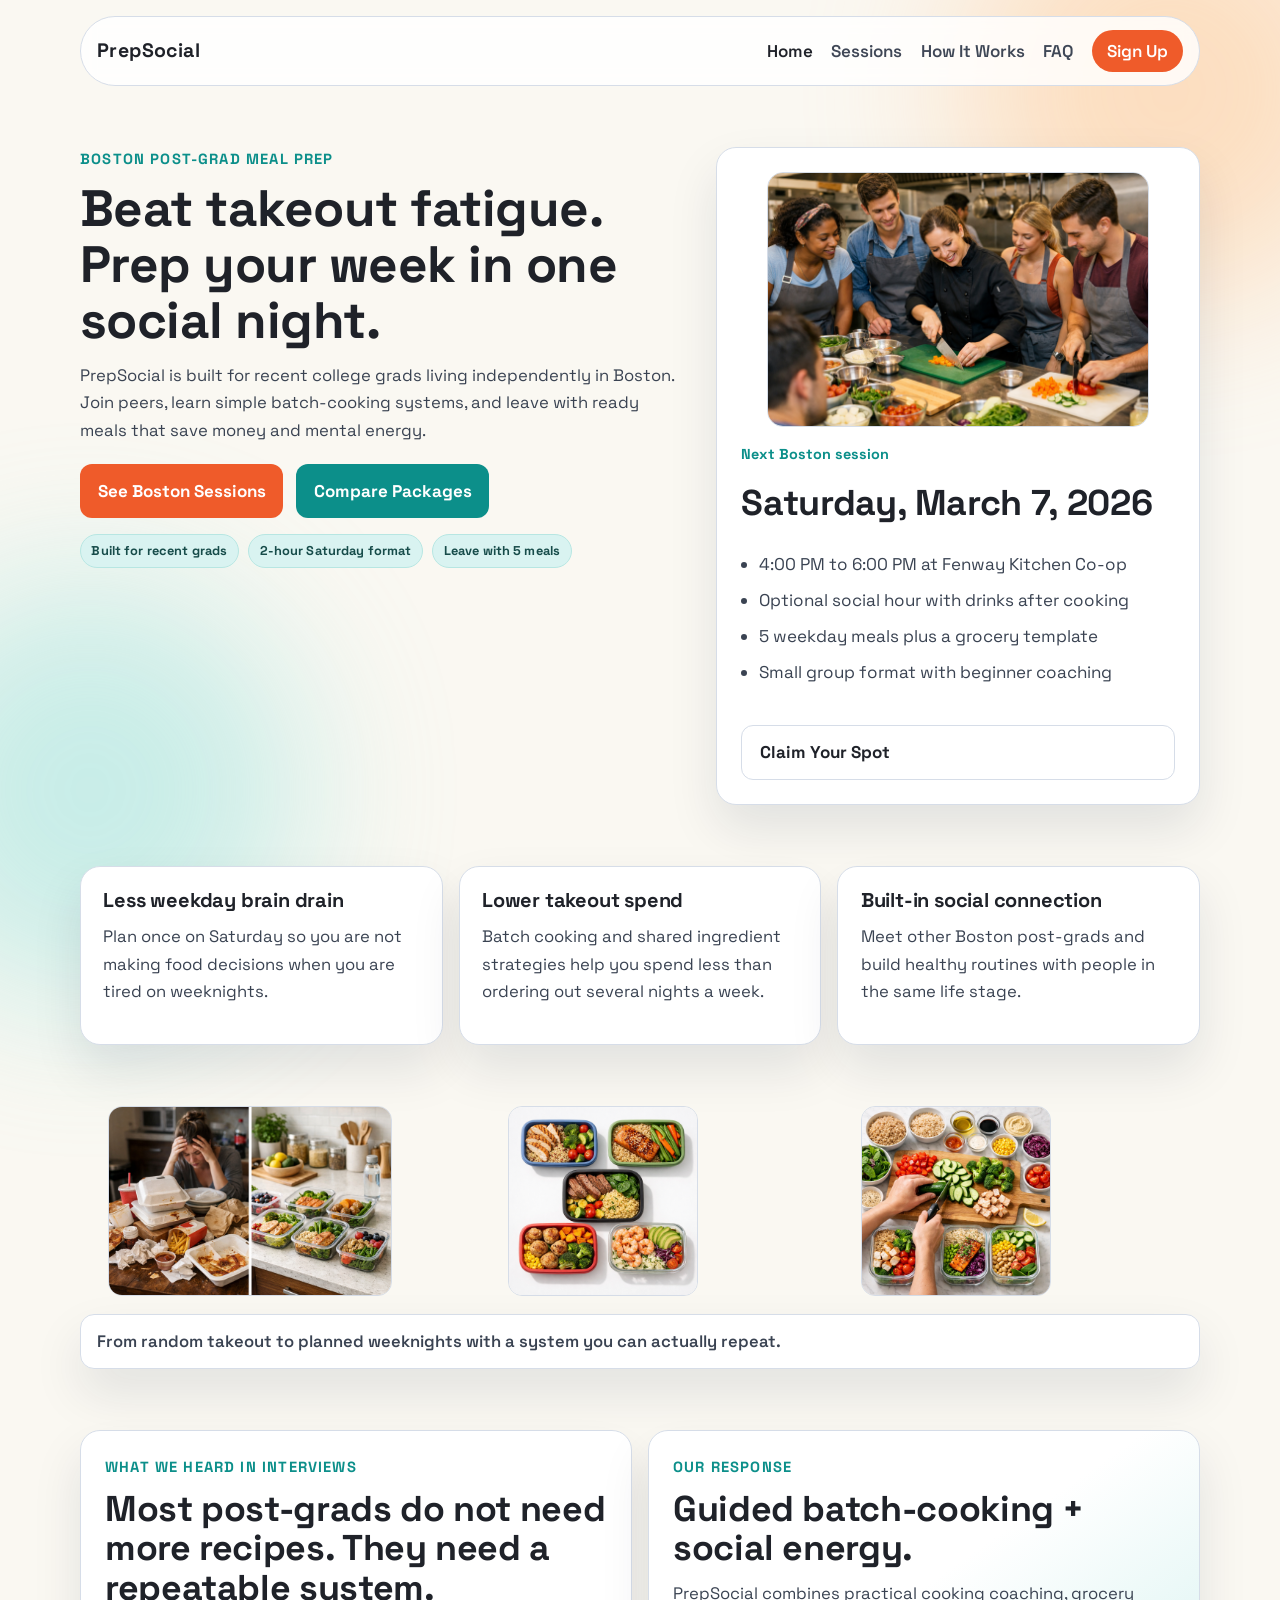
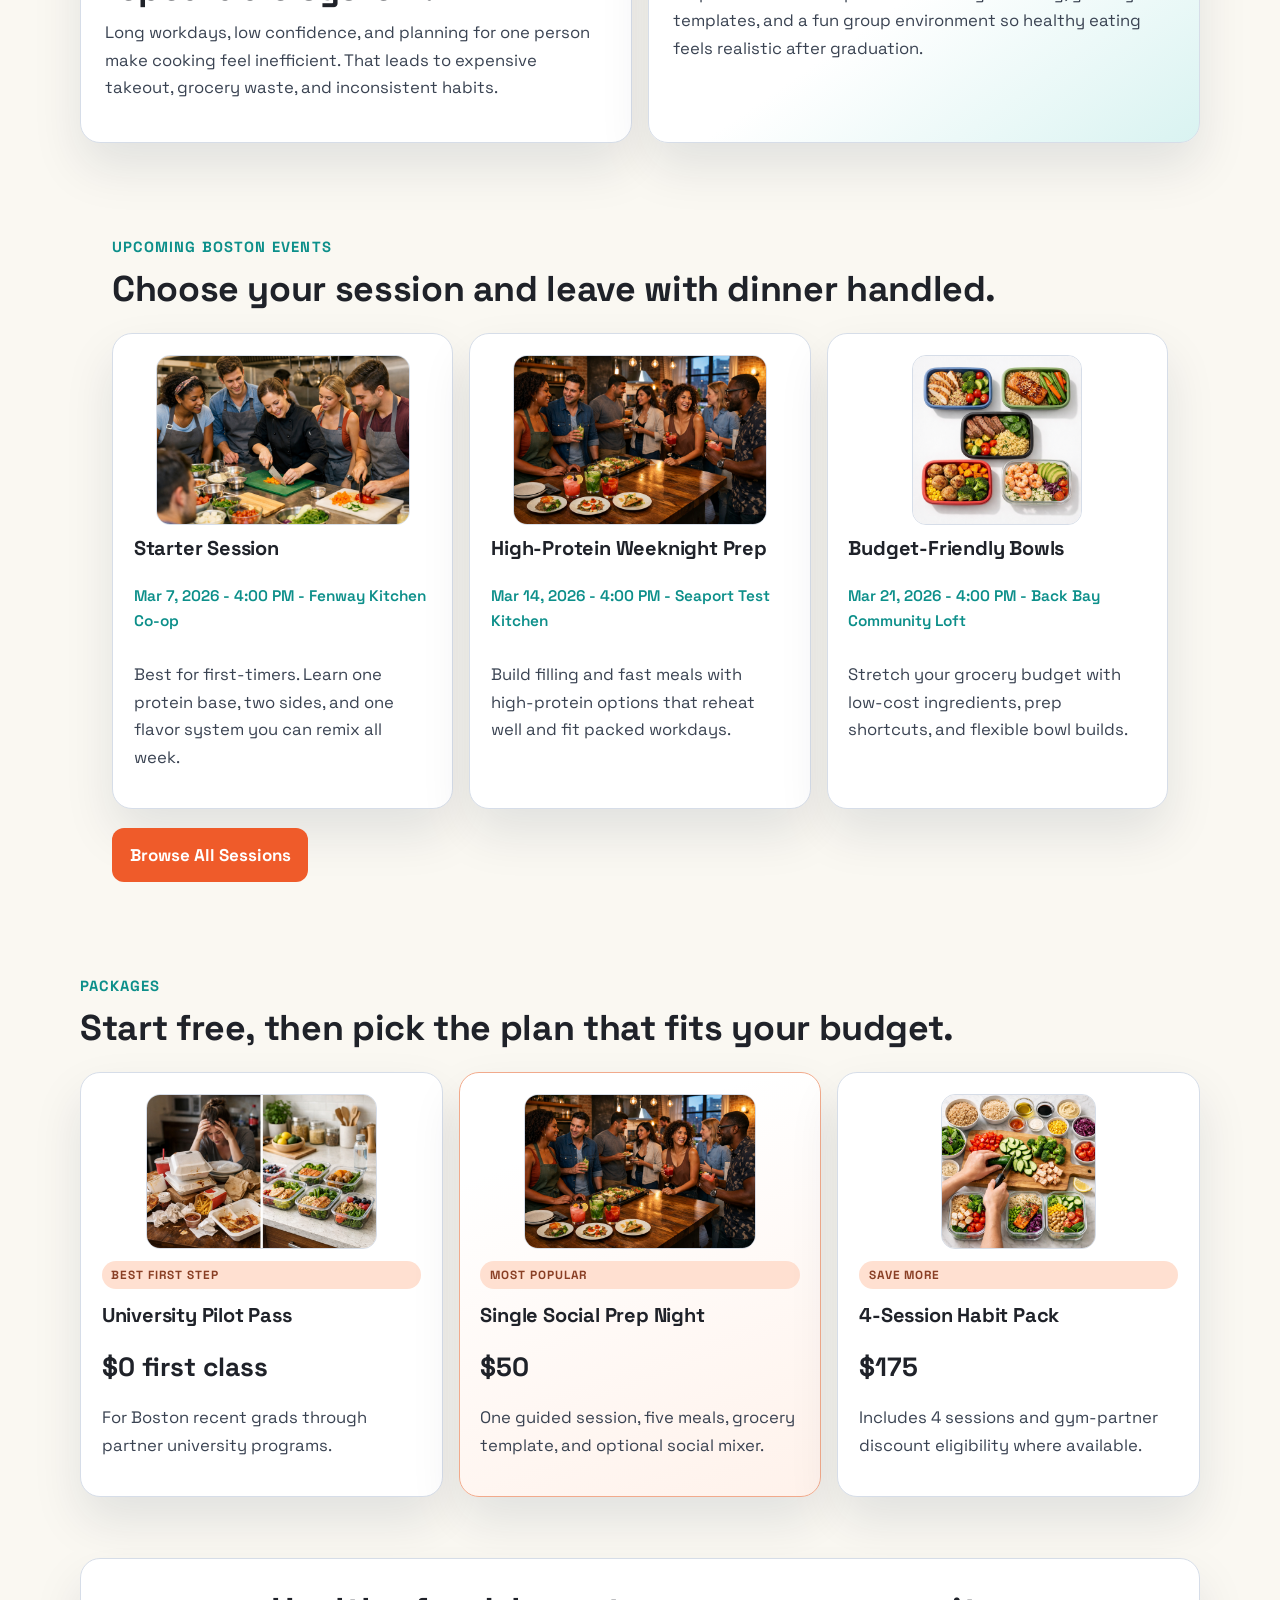
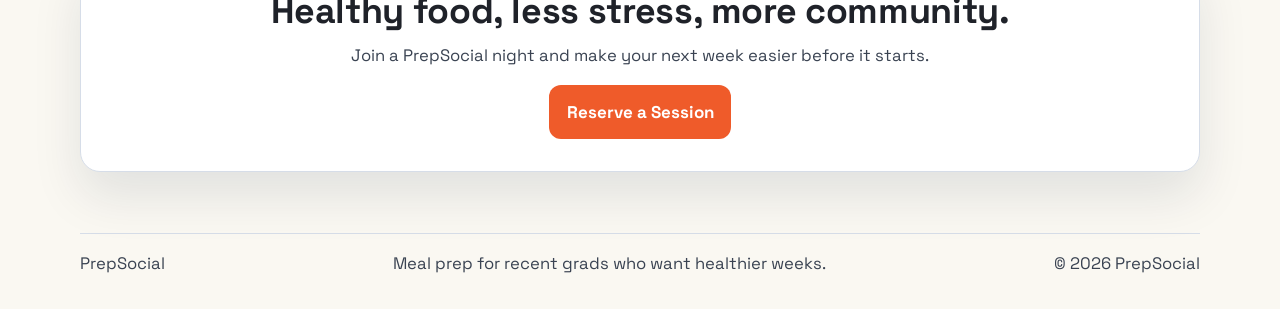
<file: index.html>
<!doctype html>
<html lang="en">
<head>
  <meta charset="utf-8">
  <meta name="viewport" content="width=device-width, initial-scale=1">
  <title>PrepSocial Boston | Social Meal Prep for Recent Grads</title>
  <meta name="description" content="PrepSocial Boston helps recent grads batch-cook in social weekly sessions so they can eat healthier, spend less, and reduce weeknight stress.">
  <link rel="preconnect" href="https://fonts.googleapis.com">
  <link rel="preconnect" href="https://fonts.gstatic.com" crossorigin>
  <link href="https://fonts.googleapis.com/css2?family=Space+Grotesk:wght@400;500;700&family=Syne:wght@500;700;800&display=swap" rel="stylesheet">
  <link rel="stylesheet" href="styles.css">
  <script defer src="script.js"></script>
</head>
<body data-page="home">
  <div class="bg-shape bg-shape-one" aria-hidden="true"></div>
  <div class="bg-shape bg-shape-two" aria-hidden="true"></div>

  <header class="site-header">
    <a class="logo" href="index.html">PrepSocial</a>
    <button class="menu-toggle" type="button" aria-label="Toggle navigation" aria-expanded="false" aria-controls="site-nav">
      Menu
    </button>
    <nav id="site-nav" class="site-nav" aria-label="Main navigation">
      <a data-page="home" href="index.html">Home</a>
      <a data-page="sessions" href="sessions.html">Sessions</a>
      <a data-page="about" href="about.html">How It Works</a>
      <a data-page="faq" href="faq.html">FAQ</a>
      <a class="nav-cta" href="sessions.html#join">Sign Up</a>
    </nav>
  </header>

  <main>
    <section class="section hero">
      <div class="hero-copy reveal">
        <p class="eyebrow">Boston post-grad meal prep</p>
        <h1>Beat takeout fatigue. Prep your week in one social night.</h1>
        <p>
          PrepSocial is built for recent college grads living independently in Boston. Join peers, learn simple batch-cooking systems, and leave with ready meals that save money and mental energy.
        </p>
        <div class="button-row">
          <a class="button" href="sessions.html">See Boston Sessions</a>
          <a class="button button-secondary" href="#packages">Compare Packages</a>
        </div>
        <div class="badge-row">
          <span class="badge">Built for recent grads</span>
          <span class="badge">2-hour Saturday format</span>
          <span class="badge">Leave with 5 meals</span>
        </div>
      </div>

      <aside class="hero-panel reveal">
        <figure class="hero-image">
          <img src="images/4.png" alt="Recent college graduates meal prepping together in a bright kitchen" width="1536" height="1024" loading="eager" decoding="async">
        </figure>
        <p class="panel-kicker">Next Boston session</p>
        <h2>Saturday, March 7, 2026</h2>
        <ul class="bullet-list">
          <li>4:00 PM to 6:00 PM at Fenway Kitchen Co-op</li>
          <li>Optional social hour with drinks after cooking</li>
          <li>5 weekday meals plus a grocery template</li>
          <li>Small group format with beginner coaching</li>
        </ul>
        <a class="button button-ghost" href="sessions.html#march-7">Claim Your Spot</a>
      </aside>
    </section>

    <section class="section value-grid">
      <article class="value-card reveal">
        <h3>Less weekday brain drain</h3>
        <p>Plan once on Saturday so you are not making food decisions when you are tired on weeknights.</p>
      </article>
      <article class="value-card reveal">
        <h3>Lower takeout spend</h3>
        <p>Batch cooking and shared ingredient strategies help you spend less than ordering out several nights a week.</p>
      </article>
      <article class="value-card reveal">
        <h3>Built-in social connection</h3>
        <p>Meet other Boston post-grads and build healthy routines with people in the same life stage.</p>
      </article>
    </section>

    <section class="section visual-story reveal">
      <div class="image-carousel" aria-label="PrepSocial highlights">
        <figure class="carousel-item">
          <img src="images/8.png" alt="Concept image showing stressful takeout habits compared with organized meal prep" width="1536" height="1024" loading="lazy" decoding="async">
        </figure>
        <figure class="carousel-item">
          <img src="images/3.png" alt="Top-down view of colorful meal prep containers ready for the week" width="1024" height="1024" loading="lazy" decoding="async">
        </figure>
        <figure class="carousel-item">
          <img src="images/7.png" alt="Close-up of meal prep ingredients being chopped and assembled" width="1024" height="1024" loading="lazy" decoding="async">
        </figure>
      </div>
      <p class="visual-note">From random takeout to planned weeknights with a system you can actually repeat.</p>
    </section>

    <section class="section split">
      <div class="split-card reveal">
        <p class="eyebrow">What we heard in interviews</p>
        <h2>Most post-grads do not need more recipes. They need a repeatable system.</h2>
        <p>
          Long workdays, low confidence, and planning for one person make cooking feel inefficient. That leads to expensive takeout, grocery waste, and inconsistent habits.
        </p>
      </div>
      <div class="split-card split-accent reveal">
        <p class="eyebrow">Our response</p>
        <h2>Guided batch-cooking + social energy.</h2>
        <p>
          PrepSocial combines practical cooking coaching, grocery templates, and a fun group environment so healthy eating feels realistic after graduation.
        </p>
      </div>
    </section>

    <section class="section session-preview reveal">
      <div class="section-heading">
        <p class="eyebrow">Upcoming Boston events</p>
        <h2>Choose your session and leave with dinner handled.</h2>
      </div>
      <div class="session-cards">
        <article class="session-card">
          <img class="session-card-image" src="images/4.png" alt="Hands-on social meal prep class in session" width="1536" height="1024" loading="lazy" decoding="async">
          <h3>Starter Session</h3>
          <p class="session-meta">Mar 7, 2026 - 4:00 PM - Fenway Kitchen Co-op</p>
          <p>Best for first-timers. Learn one protein base, two sides, and one flavor system you can remix all week.</p>
        </article>
        <article class="session-card">
          <img class="session-card-image" src="images/6.png" alt="Young professionals connecting after a social meal prep class" width="1536" height="1024" loading="lazy" decoding="async">
          <h3>High-Protein Weeknight Prep</h3>
          <p class="session-meta">Mar 14, 2026 - 4:00 PM - Seaport Test Kitchen</p>
          <p>Build filling and fast meals with high-protein options that reheat well and fit packed workdays.</p>
        </article>
        <article class="session-card">
          <img class="session-card-image" src="images/3.png" alt="Prepared meal containers arranged neatly on a table" width="1024" height="1024" loading="lazy" decoding="async">
          <h3>Budget-Friendly Bowls</h3>
          <p class="session-meta">Mar 21, 2026 - 4:00 PM - Back Bay Community Loft</p>
          <p>Stretch your grocery budget with low-cost ingredients, prep shortcuts, and flexible bowl builds.</p>
        </article>
      </div>
      <a class="button" href="sessions.html">Browse All Sessions</a>
    </section>

    <section class="section packages reveal" id="packages">
      <div class="section-heading">
        <p class="eyebrow">Packages</p>
        <h2>Start free, then pick the plan that fits your budget.</h2>
      </div>
      <div class="package-grid">
        <article class="package-card">
          <img class="package-image" src="images/8.png" alt="Side-by-side comparison of takeout habits and organized meal prep" width="1536" height="1024" loading="lazy" decoding="async">
          <p class="package-tag">Best first step</p>
          <h3>University Pilot Pass</h3>
          <p class="price">$0 first class</p>
          <p>For Boston recent grads through partner university programs.</p>
        </article>
        <article class="package-card package-card-featured">
          <img class="package-image" src="images/6.png" alt="Social meal prep event with drinks and conversation" width="1536" height="1024" loading="lazy" decoding="async">
          <p class="package-tag">Most popular</p>
          <h3>Single Social Prep Night</h3>
          <p class="price">$50</p>
          <p>One guided session, five meals, grocery template, and optional social mixer.</p>
        </article>
        <article class="package-card">
          <img class="package-image" src="images/7.png" alt="Batch cooking ingredients being prepared during a class" width="1024" height="1024" loading="lazy" decoding="async">
          <p class="package-tag">Save more</p>
          <h3>4-Session Habit Pack</h3>
          <p class="price">$175</p>
          <p>Includes 4 sessions and gym-partner discount eligibility where available.</p>
        </article>
      </div>
    </section>

    <section class="section cta reveal">
      <h2>Healthy food, less stress, more community.</h2>
      <p>Join a PrepSocial night and make your next week easier before it starts.</p>
      <a class="button" href="sessions.html#join">Reserve a Session</a>
    </section>
  </main>

  <footer class="site-footer">
    <p>PrepSocial</p>
    <p>Meal prep for recent grads who want healthier weeks.</p>
    <p>&copy; <span id="year"></span> PrepSocial</p>
  </footer>
</body>
</html>
</file>
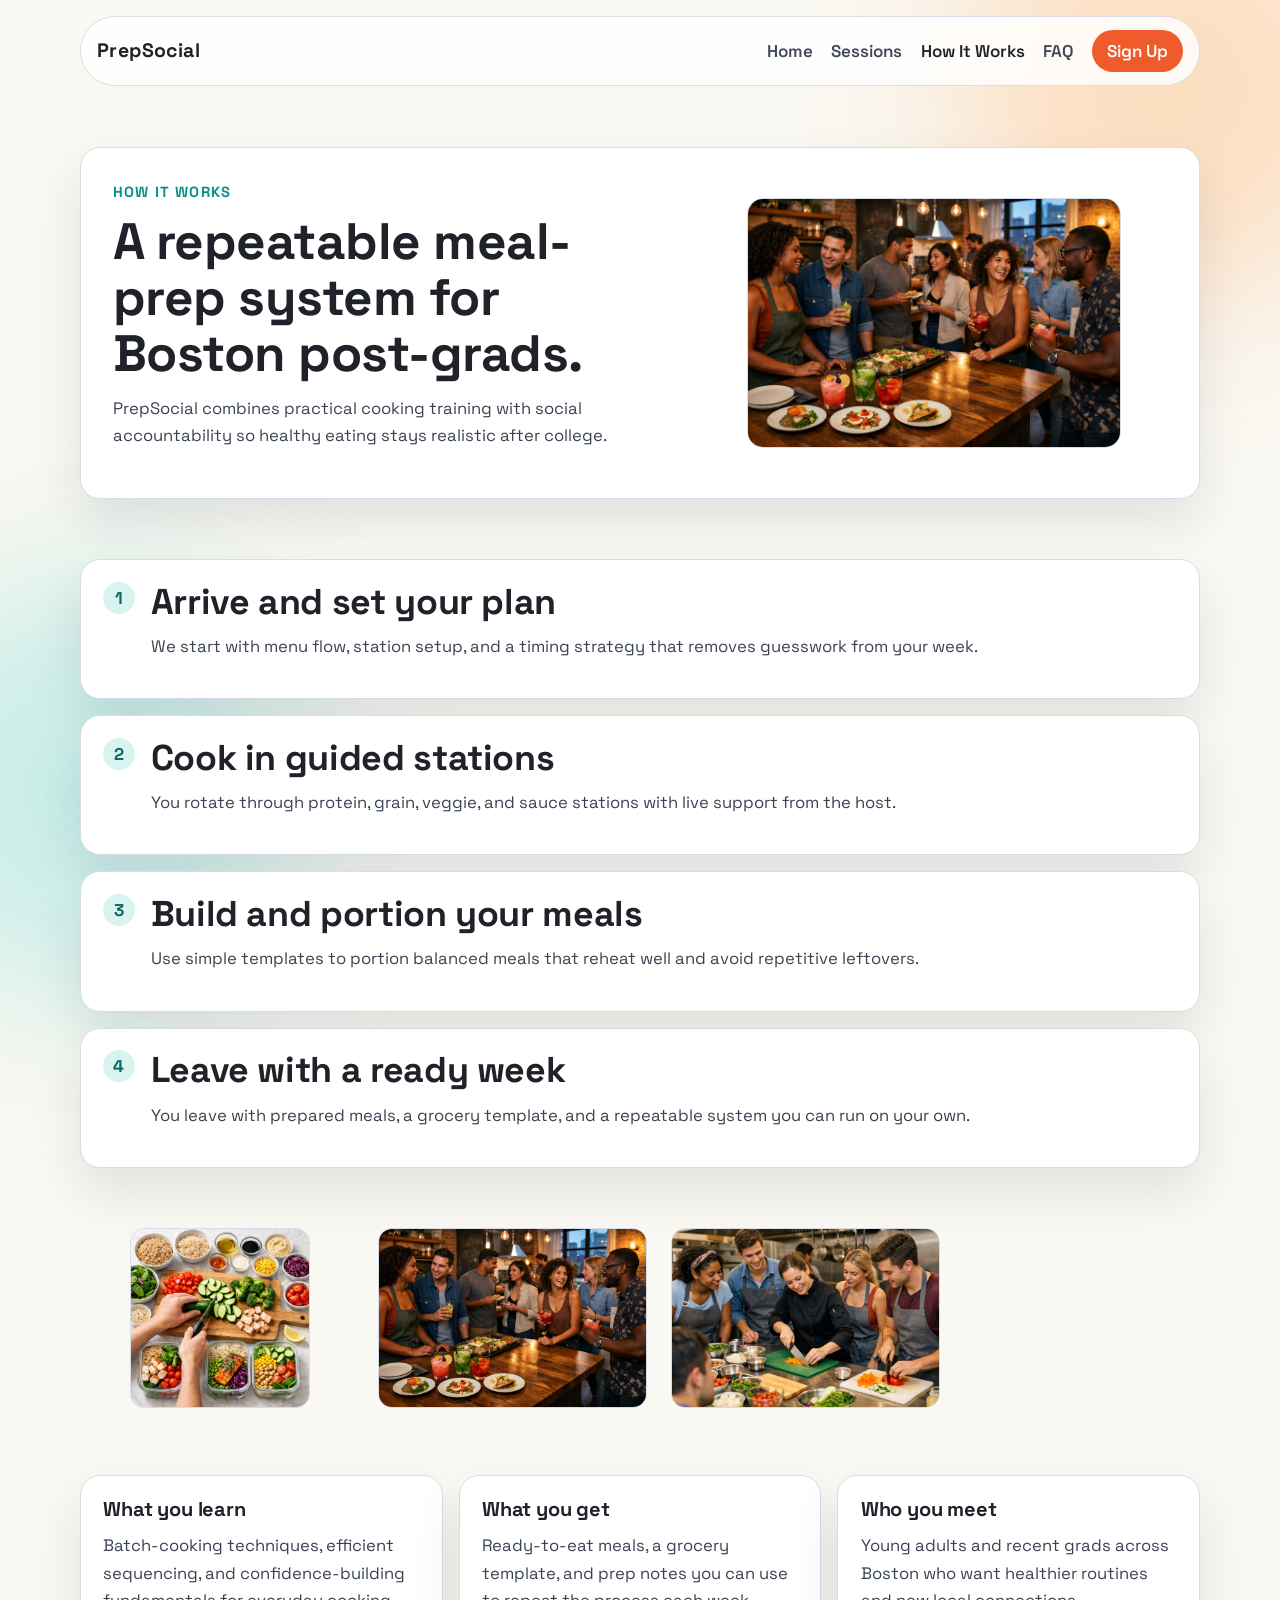
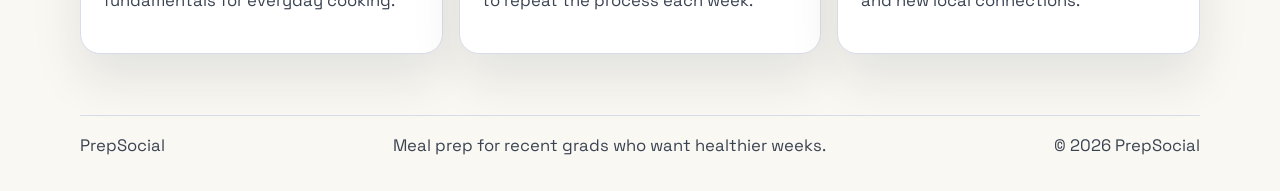
<file: about.html>
<!doctype html>
<html lang="en">
<head>
  <meta charset="utf-8">
  <meta name="viewport" content="width=device-width, initial-scale=1">
  <title>How PrepSocial Boston Works | Meal Prep for Post-Grads</title>
  <meta name="description" content="See how PrepSocial Boston sessions help recent grads meal prep faster, cheaper, and with more confidence.">
  <link rel="preconnect" href="https://fonts.googleapis.com">
  <link rel="preconnect" href="https://fonts.gstatic.com" crossorigin>
  <link href="https://fonts.googleapis.com/css2?family=Space+Grotesk:wght@400;500;700&family=Syne:wght@500;700;800&display=swap" rel="stylesheet">
  <link rel="stylesheet" href="styles.css">
  <script defer src="script.js"></script>
</head>
<body data-page="about">
  <div class="bg-shape bg-shape-one" aria-hidden="true"></div>
  <div class="bg-shape bg-shape-two" aria-hidden="true"></div>

  <header class="site-header">
    <a class="logo" href="index.html">PrepSocial</a>
    <button class="menu-toggle" type="button" aria-label="Toggle navigation" aria-expanded="false" aria-controls="site-nav">
      Menu
    </button>
    <nav id="site-nav" class="site-nav" aria-label="Main navigation">
      <a data-page="home" href="index.html">Home</a>
      <a data-page="sessions" href="sessions.html">Sessions</a>
      <a data-page="about" href="about.html">How It Works</a>
      <a data-page="faq" href="faq.html">FAQ</a>
      <a class="nav-cta" href="sessions.html#join">Sign Up</a>
    </nav>
  </header>

  <main>
    <section class="section page-hero reveal">
      <div class="page-hero-layout">
        <div>
          <p class="eyebrow">How it works</p>
          <h1>A repeatable meal-prep system for Boston post-grads.</h1>
          <p>PrepSocial combines practical cooking training with social accountability so healthy eating stays realistic after college.</p>
        </div>
        <figure class="page-hero-media">
          <img src="images/6.png" alt="Young professionals connecting after meal prep in Boston" width="1536" height="1024" loading="eager" decoding="async">
        </figure>
      </div>
    </section>

    <section class="section timeline">
      <article class="timeline-step reveal">
        <span class="step-number">1</span>
        <div>
          <h2>Arrive and set your plan</h2>
          <p>We start with menu flow, station setup, and a timing strategy that removes guesswork from your week.</p>
        </div>
      </article>
      <article class="timeline-step reveal">
        <span class="step-number">2</span>
        <div>
          <h2>Cook in guided stations</h2>
          <p>You rotate through protein, grain, veggie, and sauce stations with live support from the host.</p>
        </div>
      </article>
      <article class="timeline-step reveal">
        <span class="step-number">3</span>
        <div>
          <h2>Build and portion your meals</h2>
          <p>Use simple templates to portion balanced meals that reheat well and avoid repetitive leftovers.</p>
        </div>
      </article>
      <article class="timeline-step reveal">
        <span class="step-number">4</span>
        <div>
          <h2>Leave with a ready week</h2>
          <p>You leave with prepared meals, a grocery template, and a repeatable system you can run on your own.</p>
        </div>
      </article>
    </section>

    <section class="section about-gallery reveal">
      <figure>
        <img src="images/7.png" alt="Hands chopping and preparing meal prep ingredients" width="1024" height="1024" loading="lazy" decoding="async">
      </figure>
      <figure>
        <img src="images/6.png" alt="Young professionals sharing drinks after a meal prep class" width="1536" height="1024" loading="lazy" decoding="async">
      </figure>
      <figure>
        <img src="images/4.png" alt="Post-grads batch cooking together in a social class" width="1536" height="1024" loading="lazy" decoding="async">
      </figure>
    </section>

    <section class="section value-grid">
      <article class="value-card reveal">
        <h3>What you learn</h3>
        <p>Batch-cooking techniques, efficient sequencing, and confidence-building fundamentals for everyday cooking.</p>
      </article>
      <article class="value-card reveal">
        <h3>What you get</h3>
        <p>Ready-to-eat meals, a grocery template, and prep notes you can use to repeat the process each week.</p>
      </article>
      <article class="value-card reveal">
        <h3>Who you meet</h3>
        <p>Young adults and recent grads across Boston who want healthier routines and new local connections.</p>
      </article>
    </section>
  </main>

  <footer class="site-footer">
    <p>PrepSocial</p>
    <p>Meal prep for recent grads who want healthier weeks.</p>
    <p>&copy; <span id="year"></span> PrepSocial</p>
  </footer>
</body>
</html>
</file>
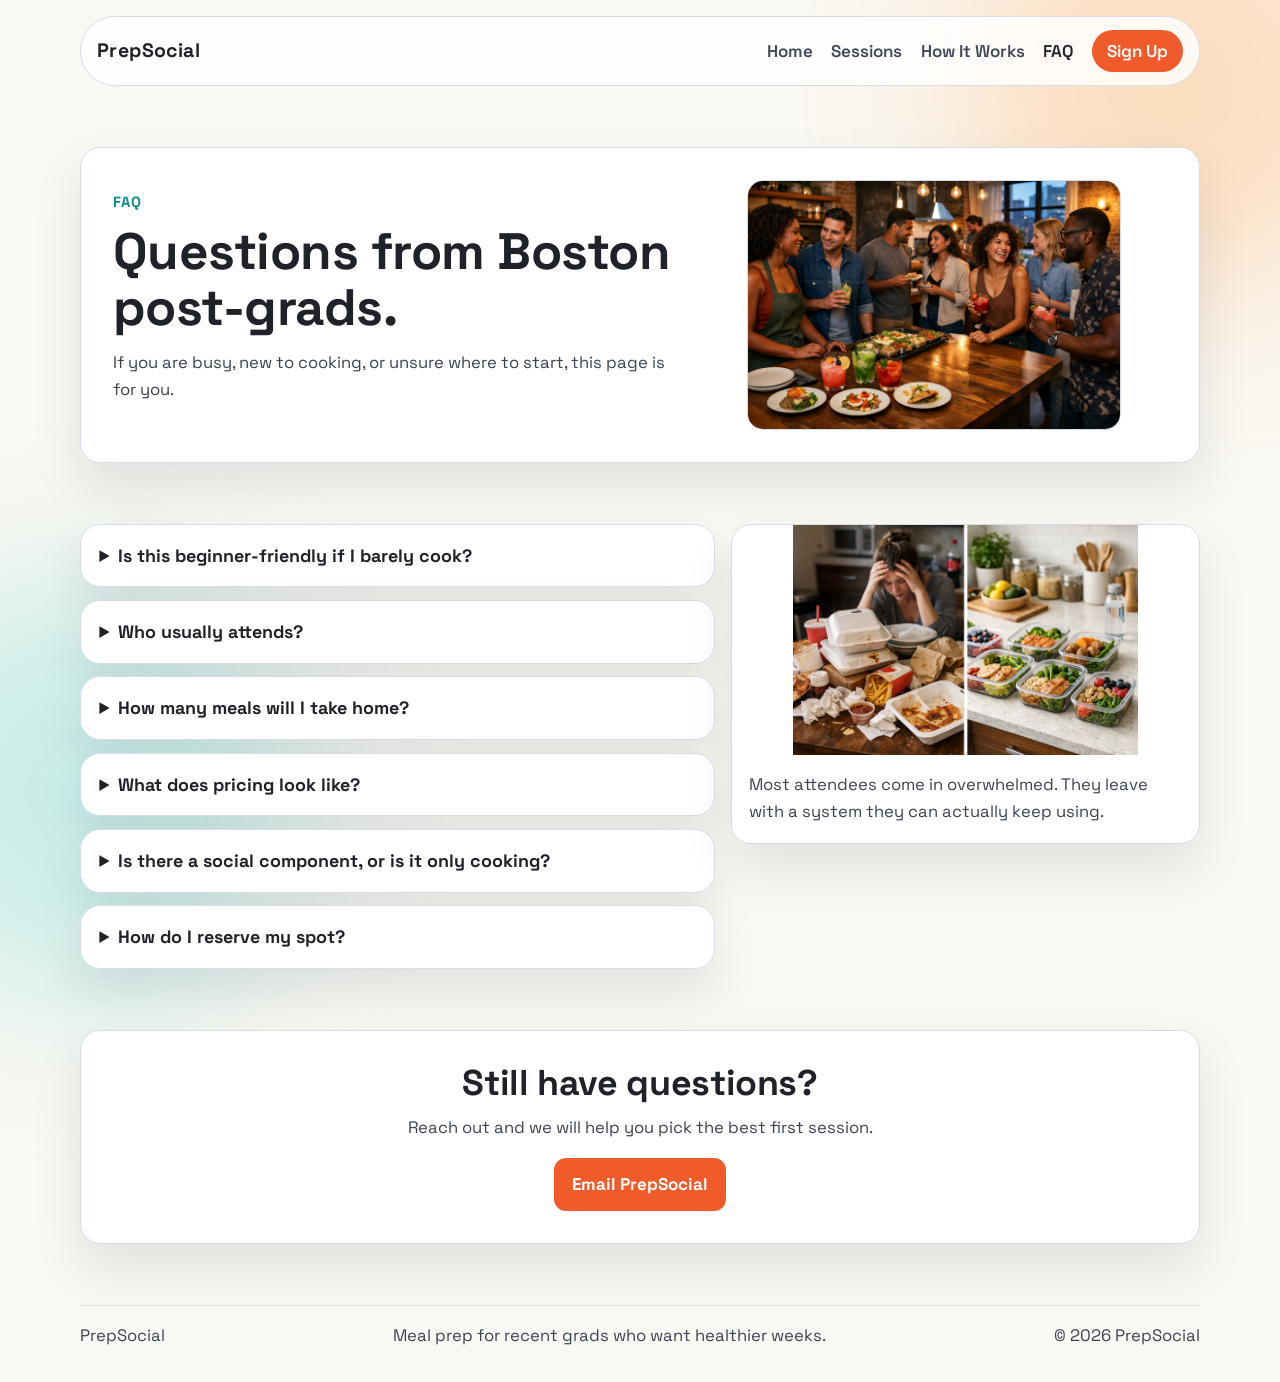
<file: faq.html>
<!doctype html>
<html lang="en">
<head>
  <meta charset="utf-8">
  <meta name="viewport" content="width=device-width, initial-scale=1">
  <title>PrepSocial Boston FAQ | Social Meal Prep Questions</title>
  <meta name="description" content="Get answers about PrepSocial Boston sessions, pricing, pilot access, and what to expect.">
  <link rel="preconnect" href="https://fonts.googleapis.com">
  <link rel="preconnect" href="https://fonts.gstatic.com" crossorigin>
  <link href="https://fonts.googleapis.com/css2?family=Space+Grotesk:wght@400;500;700&family=Syne:wght@500;700;800&display=swap" rel="stylesheet">
  <link rel="stylesheet" href="styles.css">
  <script defer src="script.js"></script>
</head>
<body data-page="faq">
  <div class="bg-shape bg-shape-one" aria-hidden="true"></div>
  <div class="bg-shape bg-shape-two" aria-hidden="true"></div>

  <header class="site-header">
    <a class="logo" href="index.html">PrepSocial</a>
    <button class="menu-toggle" type="button" aria-label="Toggle navigation" aria-expanded="false" aria-controls="site-nav">
      Menu
    </button>
    <nav id="site-nav" class="site-nav" aria-label="Main navigation">
      <a data-page="home" href="index.html">Home</a>
      <a data-page="sessions" href="sessions.html">Sessions</a>
      <a data-page="about" href="about.html">How It Works</a>
      <a data-page="faq" href="faq.html">FAQ</a>
      <a class="nav-cta" href="sessions.html#join">Sign Up</a>
    </nav>
  </header>

  <main>
    <section class="section page-hero reveal">
      <div class="page-hero-layout">
        <div>
          <p class="eyebrow">FAQ</p>
          <h1>Questions from Boston post-grads.</h1>
          <p>If you are busy, new to cooking, or unsure where to start, this page is for you.</p>
        </div>
        <figure class="page-hero-media">
          <img src="images/6.png" alt="Social meal prep gathering with young adults in Boston" width="1536" height="1024" loading="eager" decoding="async">
        </figure>
      </div>
    </section>

    <section class="section faq-layout">
      <div class="faq-list reveal">
        <details>
          <summary>Is this beginner-friendly if I barely cook?</summary>
          <p>Yes. Sessions are designed for beginners and include clear step-by-step guidance at each station.</p>
        </details>
        <details>
          <summary>Who usually attends?</summary>
          <p>Most attendees are recent grads and young professionals in Boston who want healthier routines and new social connections.</p>
        </details>
        <details>
          <summary>How many meals will I take home?</summary>
          <p>Most participants leave with around 5 ready-to-eat meals, depending on the specific session menu.</p>
        </details>
        <details>
          <summary>What does pricing look like?</summary>
          <p>Single sessions are $50. We also offer a free first class through our University Pilot Pass and a $175 four-session habit pack.</p>
        </details>
        <details>
          <summary>Is there a social component, or is it only cooking?</summary>
          <p>Both. The class is practical and structured, then there is optional social time after cooking with drinks and community networking.</p>
        </details>
        <details>
          <summary>How do I reserve my spot?</summary>
          <p>Go to the sessions page and send your preferred date by email. We confirm spots quickly and send a prep checklist.</p>
        </details>
      </div>
      <aside class="faq-photo reveal">
        <img src="images/8.png" alt="Visual contrast of chaotic takeout habits versus organized meal prep" width="1536" height="1024" loading="lazy" decoding="async">
        <p>Most attendees come in overwhelmed. They leave with a system they can actually keep using.</p>
      </aside>
    </section>

    <section class="section cta reveal">
      <h2>Still have questions?</h2>
      <p>Reach out and we will help you pick the best first session.</p>
      <a class="button" href="mailto:hello@prepsocial.co?subject=PrepSocial%20Question">Email PrepSocial</a>
    </section>
  </main>

  <footer class="site-footer">
    <p>PrepSocial</p>
    <p>Meal prep for recent grads who want healthier weeks.</p>
    <p>&copy; <span id="year"></span> PrepSocial</p>
  </footer>
</body>
</html>
</file>
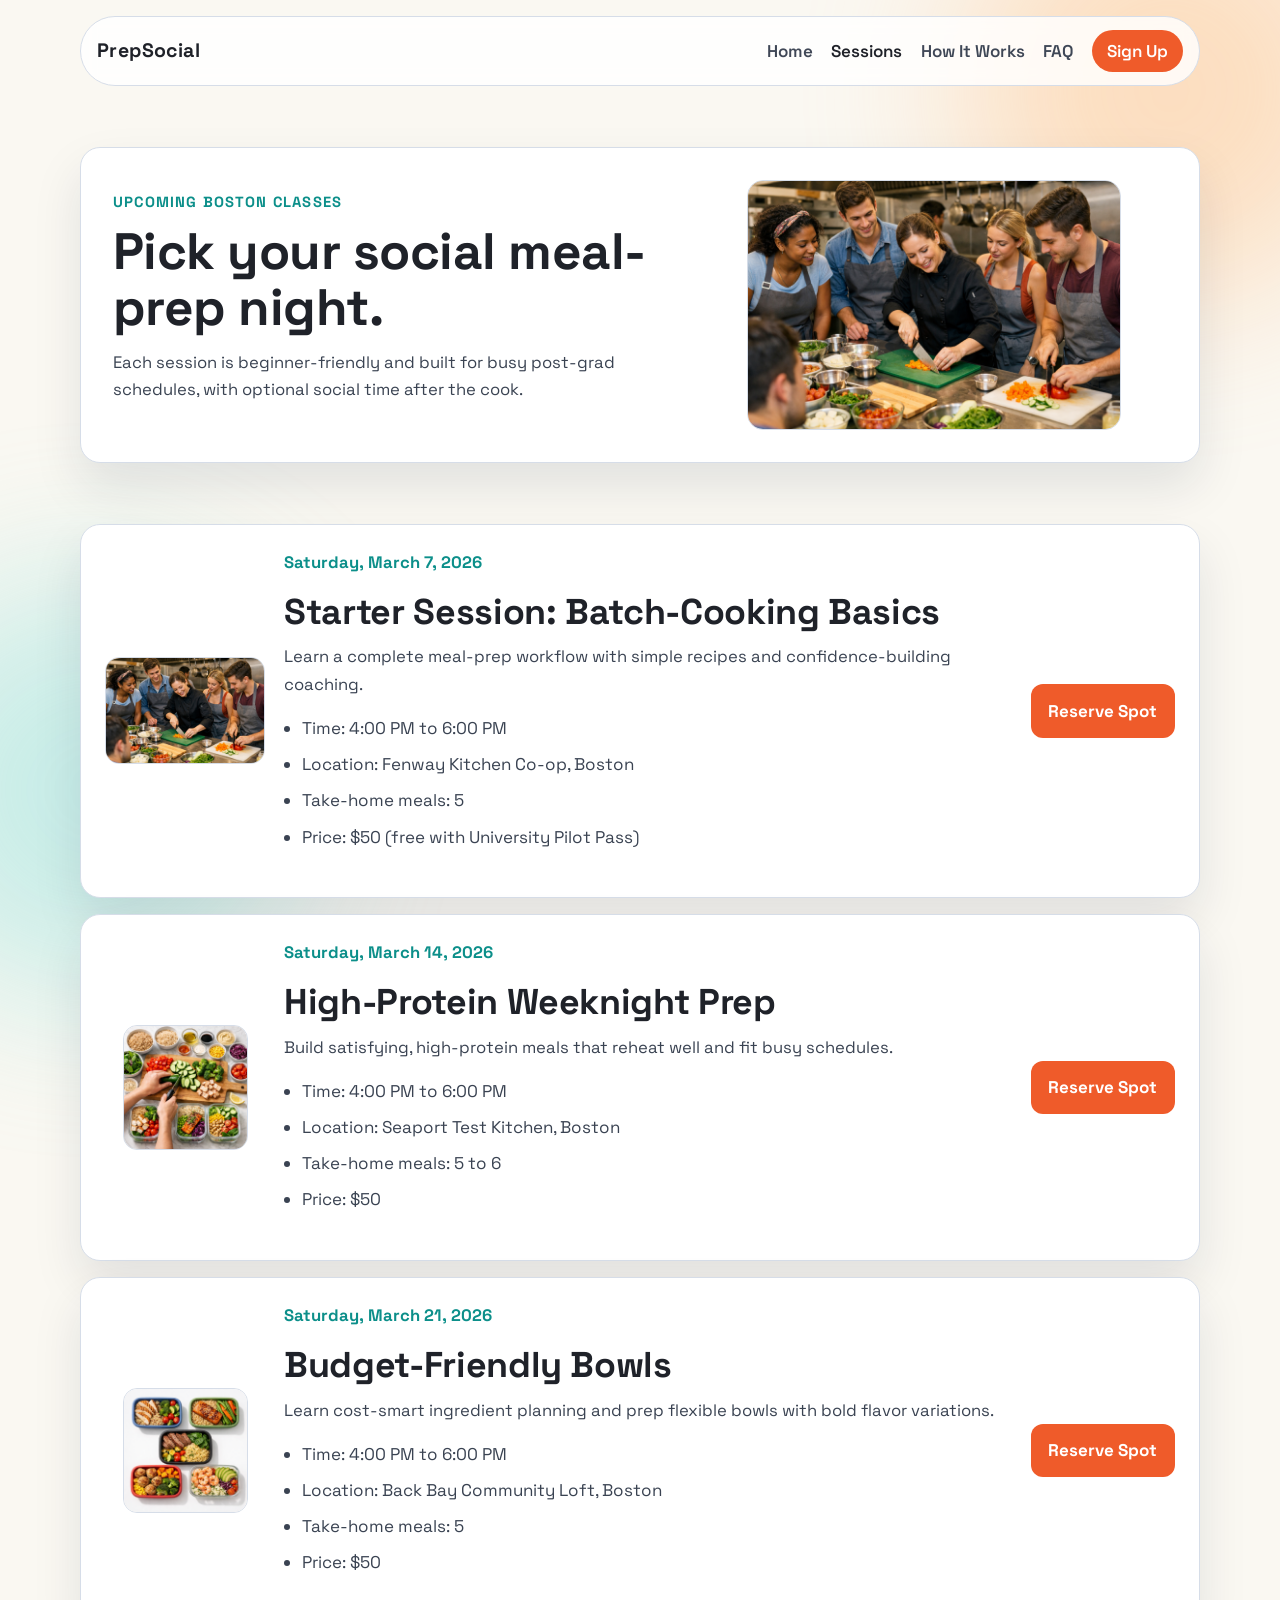
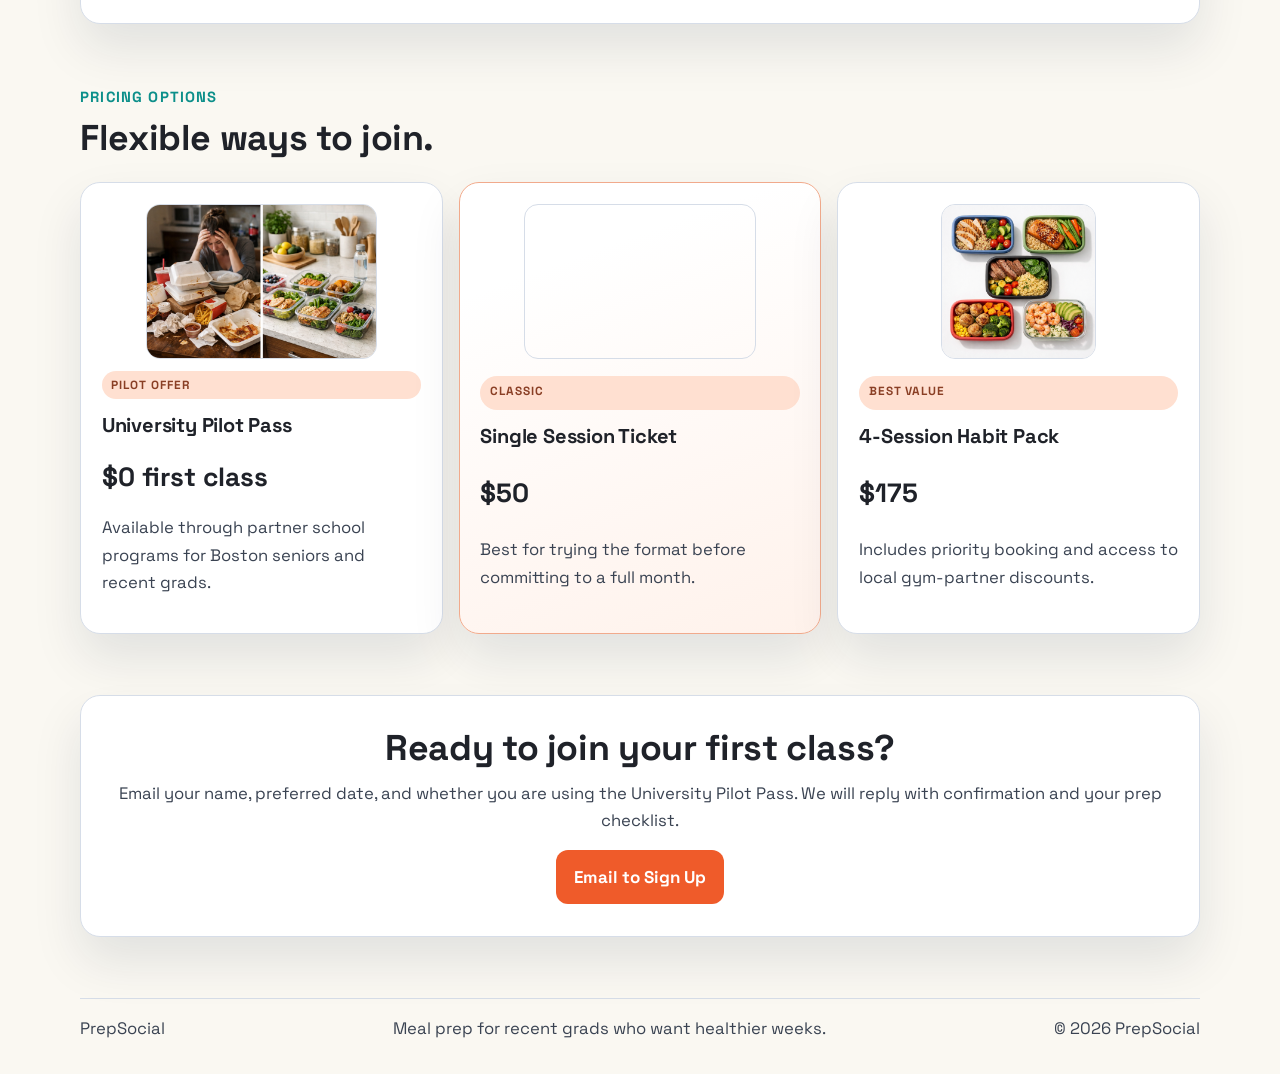
<file: sessions.html>
<!doctype html>
<html lang="en">
<head>
  <meta charset="utf-8">
  <meta name="viewport" content="width=device-width, initial-scale=1">
  <title>PrepSocial Boston Sessions | Weekly Social Meal Prep</title>
  <meta name="description" content="Browse upcoming PrepSocial Boston sessions, compare packages, and reserve your meal-prep spot.">
  <link rel="preconnect" href="https://fonts.googleapis.com">
  <link rel="preconnect" href="https://fonts.gstatic.com" crossorigin>
  <link href="https://fonts.googleapis.com/css2?family=Space+Grotesk:wght@400;500;700&family=Syne:wght@500;700;800&display=swap" rel="stylesheet">
  <link rel="stylesheet" href="styles.css">
  <script defer src="script.js"></script>
</head>
<body data-page="sessions">
  <div class="bg-shape bg-shape-one" aria-hidden="true"></div>
  <div class="bg-shape bg-shape-two" aria-hidden="true"></div>

  <header class="site-header">
    <a class="logo" href="index.html">PrepSocial</a>
    <button class="menu-toggle" type="button" aria-label="Toggle navigation" aria-expanded="false" aria-controls="site-nav">
      Menu
    </button>
    <nav id="site-nav" class="site-nav" aria-label="Main navigation">
      <a data-page="home" href="index.html">Home</a>
      <a data-page="sessions" href="sessions.html">Sessions</a>
      <a data-page="about" href="about.html">How It Works</a>
      <a data-page="faq" href="faq.html">FAQ</a>
      <a class="nav-cta" href="#join">Sign Up</a>
    </nav>
  </header>

  <main>
    <section class="section page-hero reveal">
      <div class="page-hero-layout">
        <div>
          <p class="eyebrow">Upcoming Boston classes</p>
          <h1>Pick your social meal-prep night.</h1>
          <p>Each session is beginner-friendly and built for busy post-grad schedules, with optional social time after the cook.</p>
        </div>
        <figure class="page-hero-media">
          <img src="images/4.png" alt="Interactive social meal prep class with young adults cooking together" width="1536" height="1024" loading="eager" decoding="async">
        </figure>
      </div>
    </section>

    <section class="section session-list">
      <article id="march-7" class="session-detail reveal">
        <figure class="session-detail-media">
          <img src="images/4.png" alt="Group meal prep session in a community kitchen" width="1536" height="1024" loading="lazy" decoding="async">
        </figure>
        <div class="session-detail-copy">
          <p class="session-date">Saturday, March 7, 2026</p>
          <h2>Starter Session: Batch-Cooking Basics</h2>
          <p>Learn a complete meal-prep workflow with simple recipes and confidence-building coaching.</p>
          <ul class="bullet-list">
            <li>Time: 4:00 PM to 6:00 PM</li>
            <li>Location: Fenway Kitchen Co-op, Boston</li>
            <li>Take-home meals: 5</li>
            <li>Price: $50 (free with University Pilot Pass)</li>
          </ul>
        </div>
        <a class="button" href="mailto:hello@prepsocial.co?subject=Sign%20Up%20Request%20-%20Starter%20Session">Reserve Spot</a>
      </article>

      <article class="session-detail reveal">
        <figure class="session-detail-media">
          <img src="images/7.png" alt="Close-up of ingredients being prepped and cooked in batches" width="1024" height="1024" loading="lazy" decoding="async">
        </figure>
        <div class="session-detail-copy">
          <p class="session-date">Saturday, March 14, 2026</p>
          <h2>High-Protein Weeknight Prep</h2>
          <p>Build satisfying, high-protein meals that reheat well and fit busy schedules.</p>
          <ul class="bullet-list">
            <li>Time: 4:00 PM to 6:00 PM</li>
            <li>Location: Seaport Test Kitchen, Boston</li>
            <li>Take-home meals: 5 to 6</li>
            <li>Price: $50</li>
          </ul>
        </div>
        <a class="button" href="mailto:hello@prepsocial.co?subject=Sign%20Up%20Request%20-%20High-Protein%20Session">Reserve Spot</a>
      </article>

      <article class="session-detail reveal">
        <figure class="session-detail-media">
          <img src="images/3.png" alt="Completed meal prep bowls portioned for the week" width="1024" height="1024" loading="lazy" decoding="async">
        </figure>
        <div class="session-detail-copy">
          <p class="session-date">Saturday, March 21, 2026</p>
          <h2>Budget-Friendly Bowls</h2>
          <p>Learn cost-smart ingredient planning and prep flexible bowls with bold flavor variations.</p>
          <ul class="bullet-list">
            <li>Time: 4:00 PM to 6:00 PM</li>
            <li>Location: Back Bay Community Loft, Boston</li>
            <li>Take-home meals: 5</li>
            <li>Price: $50</li>
          </ul>
        </div>
        <a class="button" href="mailto:hello@prepsocial.co?subject=Sign%20Up%20Request%20-%20Budget%20Bowls%20Session">Reserve Spot</a>
      </article>
    </section>

    <section class="section packages reveal">
      <div class="section-heading">
        <p class="eyebrow">Pricing options</p>
        <h2>Flexible ways to join.</h2>
      </div>
      <div class="package-grid">
        <article class="package-card">
          <img class="package-image" src="images/8.png" alt="Comparison image showing chaotic takeout and organized meal prep" width="1536" height="1024" loading="lazy" decoding="async">
          <p class="package-tag">Pilot offer</p>
          <h3>University Pilot Pass</h3>
          <p class="price">$0 first class</p>
          <p>Available through partner school programs for Boston seniors and recent grads.</p>
        </article>
        <article class="package-card package-card-featured">
          <img class="package-image" src="images/6.png" alt="Social post-cooking meetup with drinks" width="1536" height="1024" loading="lazy" decoding="async">
          <p class="package-tag">Classic</p>
          <h3>Single Session Ticket</h3>
          <p class="price">$50</p>
          <p>Best for trying the format before committing to a full month.</p>
        </article>
        <article class="package-card">
          <img class="package-image" src="images/3.png" alt="Prepared meal bowls portioned for the week" width="1024" height="1024" loading="lazy" decoding="async">
          <p class="package-tag">Best value</p>
          <h3>4-Session Habit Pack</h3>
          <p class="price">$175</p>
          <p>Includes priority booking and access to local gym-partner discounts.</p>
        </article>
      </div>
    </section>

    <section id="join" class="section join-panel reveal">
      <h2>Ready to join your first class?</h2>
      <p>Email your name, preferred date, and whether you are using the University Pilot Pass. We will reply with confirmation and your prep checklist.</p>
      <a class="button" href="mailto:hello@prepsocial.co?subject=PrepSocial%20Boston%20Session%20Sign%20Up">Email to Sign Up</a>
    </section>
  </main>

  <footer class="site-footer">
    <p>PrepSocial</p>
    <p>Meal prep for recent grads who want healthier weeks.</p>
    <p>&copy; <span id="year"></span> PrepSocial</p>
  </footer>
</body>
</html>
</file>
<file: styles.css>
:root {
  --bg: #faf8f2;
  --bg-card: #ffffff;
  --text: #1f2229;
  --muted: #5e6775;
  --primary: #ef5b2a;
  --primary-dark: #c44720;
  --accent: #0c8f8a;
  --accent-soft: #d9f3f1;
  --border: #d6dde8;
  --radius: 20px;
  --shadow: 0 24px 50px rgba(13, 30, 55, 0.1);
}

*,
*::before,
*::after {
  box-sizing: border-box;
}

html,
body {
  margin: 0;
  padding: 0;
}

body {
  font-family: "Space Grotesk", sans-serif;
  color: var(--text);
  background: var(--bg);
  line-height: 1.65;
  font-size: 17px;
  min-height: 100vh;
  position: relative;
  overflow-x: hidden;
}

.bg-shape {
  position: fixed;
  width: 420px;
  height: 420px;
  border-radius: 50%;
  filter: blur(80px);
  z-index: -1;
  opacity: 0.45;
  animation: drift 14s ease-in-out infinite;
}

.bg-shape-one {
  background: #ffbf84;
  top: -120px;
  right: -100px;
}

.bg-shape-two {
  background: #8de0dc;
  left: -120px;
  bottom: -100px;
  animation-delay: 1.8s;
}

a {
  color: inherit;
}

img {
  max-width: 100%;
  display: block;
}

.site-header {
  width: min(1120px, calc(100% - 2.5rem));
  margin: 1rem auto 0;
  padding: 0.8rem 1rem;
  border: 1px solid var(--border);
  border-radius: 999px;
  background: rgba(255, 255, 255, 0.82);
  backdrop-filter: blur(8px);
  display: flex;
  align-items: center;
  justify-content: space-between;
  position: sticky;
  top: 0.75rem;
  z-index: 10;
}

.logo {
  text-decoration: none;
  font-family: "Space Grotesk", sans-serif;
  font-size: 1.22rem;
  font-weight: 700;
  letter-spacing: 0.02em;
}

.menu-toggle {
  display: none;
  border: 1px solid var(--border);
  background: #fff;
  color: var(--text);
  border-radius: 999px;
  padding: 0.45rem 0.9rem;
  font-family: inherit;
  font-weight: 600;
  cursor: pointer;
}

.site-nav {
  display: flex;
  align-items: center;
  gap: 1.15rem;
}

.site-nav a {
  text-decoration: none;
  font-weight: 600;
  color: #3f4756;
}

.site-nav a.is-active {
  color: var(--text);
}

.nav-cta {
  background: var(--primary);
  color: #fff !important;
  padding: 0.45rem 0.95rem;
  border-radius: 999px;
}

.section {
  width: min(1120px, calc(100% - 2.5rem));
  margin: 3.8rem auto;
}

.hero {
  display: grid;
  grid-template-columns: 1.25fr 1fr;
  gap: 2rem;
  align-items: start;
}

.eyebrow {
  margin: 0 0 0.6rem;
  font-size: 0.92rem;
  text-transform: uppercase;
  letter-spacing: 0.08em;
  color: var(--accent);
  font-weight: 700;
}

h1,
h2,
h3 {
  font-family: "Space Grotesk", sans-serif;
  line-height: 1.1;
  margin: 0 0 0.75rem;
  letter-spacing: -0.01em;
}

h1 {
  font-size: clamp(2rem, 4vw, 3.8rem);
}

h2 {
  font-size: clamp(1.4rem, 2.8vw, 2.4rem);
}

h3 {
  font-size: 1.25rem;
}

p {
  margin: 0 0 1rem;
  color: #3a4352;
  font-size: 1.04rem;
}

.hero-copy p {
  max-width: 56ch;
}

.hero-panel,
.value-card,
.split-card,
.session-card,
.package-card,
.session-detail,
.join-panel,
.faq-list details,
.cta,
.page-hero {
  background: var(--bg-card);
  border: 1px solid var(--border);
  border-radius: var(--radius);
  box-shadow: var(--shadow);
}

.hero-panel {
  padding: 1.5rem;
  display: grid;
  gap: 1rem;
  align-content: start;
}

.hero-image {
  margin: 0;
  display: flex;
  justify-content: center;
  align-items: center;
}

.hero-image img {
  width: auto;
  max-width: 100%;
  height: auto;
  max-height: 255px;
  border: 1px solid var(--border);
  border-radius: 16px;
}

.panel-kicker {
  margin: 0;
  color: var(--accent);
  font-weight: 700;
  font-size: 0.9rem;
}

.bullet-list {
  margin: 0 0 1.4rem;
  padding-left: 1.1rem;
  color: #3a4352;
}

.bullet-list li + li {
  margin-top: 0.5rem;
}

.button-row {
  display: flex;
  flex-wrap: wrap;
  gap: 0.8rem;
  margin-top: 1.25rem;
}

.badge-row {
  margin-top: 1rem;
  display: flex;
  flex-wrap: wrap;
  gap: 0.6rem;
}

.badge {
  font-size: 0.8rem;
  font-weight: 700;
  letter-spacing: 0.01em;
  color: #174c4a;
  background: var(--accent-soft);
  border: 1px solid #b7e6e2;
  border-radius: 999px;
  padding: 0.35rem 0.65rem;
}

.button {
  display: inline-block;
  text-decoration: none;
  font-weight: 700;
  background: var(--primary);
  color: #fff;
  border-radius: 12px;
  padding: 0.8rem 1.1rem;
  transition: transform 150ms ease, background 150ms ease;
}

.button:hover,
.button:focus-visible {
  background: var(--primary-dark);
  transform: translateY(-1px);
}

.button-secondary {
  background: var(--accent);
}

.button-secondary:hover,
.button-secondary:focus-visible {
  background: #0b7773;
}

.button-ghost {
  background: #fff;
  color: var(--text);
  border: 1px solid var(--border);
}

.button-ghost:hover,
.button-ghost:focus-visible {
  background: #f5f7fa;
}

.value-grid {
  display: grid;
  grid-template-columns: repeat(3, minmax(0, 1fr));
  gap: 1rem;
}

.value-card {
  padding: 1.4rem;
}

.visual-story {
  display: grid;
  gap: 0.8rem;
}

.image-carousel {
  display: flex;
  gap: 0.8rem;
  overflow-x: auto;
  scroll-snap-type: x mandatory;
  padding-bottom: 0.35rem;
}

.carousel-item {
  margin: 0;
  flex: 0 0 clamp(220px, 30vw, 340px);
  display: flex;
  justify-content: center;
  align-items: flex-start;
  scroll-snap-align: start;
}

.carousel-item img {
  width: auto;
  max-width: 100%;
  height: auto;
  max-height: 190px;
  border: 1px solid var(--border);
  border-radius: 14px;
}

.visual-note {
  margin: 0;
  padding: 0.8rem 1rem;
  border: 1px solid var(--border);
  border-radius: 14px;
  background: var(--bg-card);
  box-shadow: var(--shadow);
  font-weight: 600;
}

.split {
  display: grid;
  grid-template-columns: repeat(2, minmax(0, 1fr));
  gap: 1rem;
}

.split-card {
  padding: 1.5rem;
}

.split-accent {
  background: linear-gradient(145deg, #fff 50%, var(--accent-soft));
}

.section-heading {
  margin-bottom: 1.5rem;
}

.session-preview {
  padding: 2rem;
}

.session-cards {
  display: grid;
  grid-template-columns: repeat(3, minmax(0, 1fr));
  gap: 1rem;
  margin-bottom: 1.2rem;
}

.session-card {
  padding: 1.3rem;
  display: flex;
  flex-direction: column;
  gap: 0.75rem;
}

.session-card-image {
  width: auto;
  max-width: 100%;
  height: auto;
  max-height: 170px;
  margin-inline: auto;
  border-radius: 14px;
  border: 1px solid var(--border);
}

.package-grid {
  display: grid;
  grid-template-columns: repeat(3, minmax(0, 1fr));
  gap: 1rem;
}

.package-card {
  padding: 1.3rem;
  display: grid;
  gap: 0.75rem;
}

.package-card-featured {
  border-color: #f1aa8c;
  background: linear-gradient(160deg, #fff 20%, #fff2eb 100%);
}

.package-tag {
  display: inline-block;
  margin-bottom: 0.2rem;
  font-size: 0.74rem;
  letter-spacing: 0.08em;
  text-transform: uppercase;
  font-weight: 700;
  color: #8a3f25;
  background: #ffe0d1;
  border-radius: 999px;
  padding: 0.28rem 0.6rem;
}

.package-image {
  width: auto;
  max-width: 100%;
  height: auto;
  max-height: 155px;
  margin-inline: auto;
  border-radius: 14px;
  border: 1px solid var(--border);
}

.price {
  margin-top: 0.15rem;
  margin-bottom: 0.65rem;
  font-size: 1.65rem;
  line-height: 1.1;
  color: var(--text);
  font-family: "Space Grotesk", sans-serif;
  font-weight: 700;
}

.session-meta {
  color: var(--accent);
  font-size: 0.96rem;
  font-weight: 600;
}

.cta {
  padding: 2rem;
  text-align: center;
}

.page-hero {
  padding: 2rem;
  overflow: hidden;
}

.page-hero-layout {
  display: grid;
  grid-template-columns: 1.1fr 0.9fr;
  gap: 1.2rem;
  align-items: center;
}

.page-hero-media {
  margin: 0;
  display: flex;
  justify-content: center;
  align-items: center;
}

.page-hero-media img {
  width: auto;
  max-width: 100%;
  height: auto;
  max-height: 250px;
  border: 1px solid var(--border);
  border-radius: 16px;
}

.session-list {
  display: grid;
  gap: 1rem;
}

.session-detail {
  padding: 1.5rem;
  display: grid;
  grid-template-columns: 160px minmax(0, 1fr) auto;
  gap: 1.2rem;
  align-items: center;
}

.session-detail-media {
  margin: 0;
  display: flex;
  justify-content: center;
  align-items: center;
}

.session-detail-media img {
  width: auto;
  max-width: 100%;
  height: auto;
  max-height: 125px;
  border: 1px solid var(--border);
  border-radius: 14px;
}

.session-detail-copy {
  min-width: 0;
}

.session-date {
  color: var(--accent);
  font-weight: 700;
}

.join-panel {
  padding: 2rem;
  text-align: center;
}

.timeline {
  display: grid;
  gap: 1rem;
}

.about-gallery {
  display: flex;
  gap: 0.8rem;
  overflow-x: auto;
  scroll-snap-type: x mandatory;
  padding-bottom: 0.35rem;
}

.about-gallery figure {
  margin: 0;
  flex: 0 0 clamp(200px, 24vw, 280px);
  display: flex;
  justify-content: center;
  align-items: flex-start;
  scroll-snap-align: start;
}

.about-gallery img {
  width: auto;
  max-width: 100%;
  height: auto;
  max-height: 180px;
  border: 1px solid var(--border);
  border-radius: 14px;
}

.timeline-step {
  display: grid;
  grid-template-columns: auto 1fr;
  gap: 1rem;
  align-items: start;
  padding: 1.35rem;
  border: 1px solid var(--border);
  border-radius: var(--radius);
  background: var(--bg-card);
  box-shadow: var(--shadow);
}

.step-number {
  width: 2rem;
  height: 2rem;
  border-radius: 50%;
  display: inline-flex;
  align-items: center;
  justify-content: center;
  font-weight: 700;
  background: var(--accent-soft);
  color: #0a6663;
}

.faq-list {
  display: grid;
  gap: 0.8rem;
}

.faq-list details {
  padding: 1rem 1.15rem;
}

.faq-list summary {
  cursor: pointer;
  font-family: "Space Grotesk", sans-serif;
  font-size: 1.12rem;
  font-weight: 700;
}

.faq-list p {
  margin: 0.75rem 0 0.1rem;
}

.faq-layout {
  display: grid;
  grid-template-columns: 1.15fr 0.85fr;
  gap: 1rem;
  align-items: start;
}

.faq-photo {
  margin: 0;
  border: 1px solid var(--border);
  border-radius: var(--radius);
  box-shadow: var(--shadow);
  background: #fff;
  overflow: hidden;
}

.faq-photo img {
  width: auto;
  max-width: 100%;
  height: auto;
  max-height: 230px;
  margin-inline: auto;
  display: block;
}

.faq-photo p {
  margin: 0;
  padding: 1rem 1.1rem 1.1rem;
}

.site-footer {
  width: min(1120px, calc(100% - 2.5rem));
  margin: 2.5rem auto 2rem;
  padding-top: 1rem;
  border-top: 1px solid var(--border);
  color: var(--muted);
  display: flex;
  justify-content: space-between;
  flex-wrap: wrap;
  gap: 0.8rem;
}

.site-footer p {
  margin: 0;
}

.js .reveal {
  opacity: 0;
  transform: translateY(18px);
}

.js .reveal.is-visible {
  opacity: 1;
  transform: translateY(0);
  transition: opacity 500ms ease, transform 500ms ease;
}

@media (max-width: 960px) {
  .hero,
  .value-grid,
  .split,
  .visual-story,
  .faq-layout,
  .page-hero-layout {
    grid-template-columns: 1fr;
  }

  .session-cards,
  .package-grid {
    grid-template-columns: repeat(2, minmax(0, 1fr));
  }

  .session-detail {
    grid-template-columns: 160px minmax(0, 1fr);
    align-items: center;
  }

  .session-detail-media img {
    max-height: 110px;
  }

  .session-detail .button {
    width: fit-content;
    grid-column: 1 / -1;
  }
}

@media (max-width: 760px) {
  .site-header {
    width: calc(100% - 1.5rem);
    margin-top: 0.65rem;
    border-radius: 20px;
    padding: 0.75rem;
    align-items: flex-start;
  }

  .menu-toggle {
    display: inline-flex;
  }

  .site-nav {
    width: 100%;
    display: none;
    flex-direction: column;
    align-items: flex-start;
    gap: 0.75rem;
    padding-top: 0.9rem;
  }

  .site-nav.is-open {
    display: flex;
  }

  .section {
    width: calc(100% - 1.5rem);
    margin: 2.4rem auto;
  }

  .hero-panel,
  .value-card,
  .split-card,
  .session-card,
  .package-card,
  .session-detail,
  .join-panel,
  .faq-list details,
  .cta,
  .page-hero,
  .session-preview {
    padding: 1.2rem;
  }

  .site-footer {
    width: calc(100% - 1.5rem);
    margin-top: 1rem;
  }

  .page-hero-media,
  .session-detail-media {
    display: none;
  }

  .session-detail {
    grid-template-columns: 1fr;
  }

  .session-cards,
  .package-grid {
    display: flex;
    gap: 0.85rem;
    overflow-x: auto;
    padding-bottom: 0.35rem;
    scroll-snap-type: x mandatory;
    margin-bottom: 1rem;
  }

  .session-card,
  .package-card {
    flex: 0 0 84%;
    scroll-snap-align: start;
  }

  .session-card-image,
  .package-image {
    max-height: 110px;
  }

  .faq-photo img {
    height: 180px;
  }
}

@keyframes drift {
  0%,
  100% {
    transform: translate3d(0, 0, 0);
  }
  50% {
    transform: translate3d(0, -18px, 0);
  }
}
</file>
